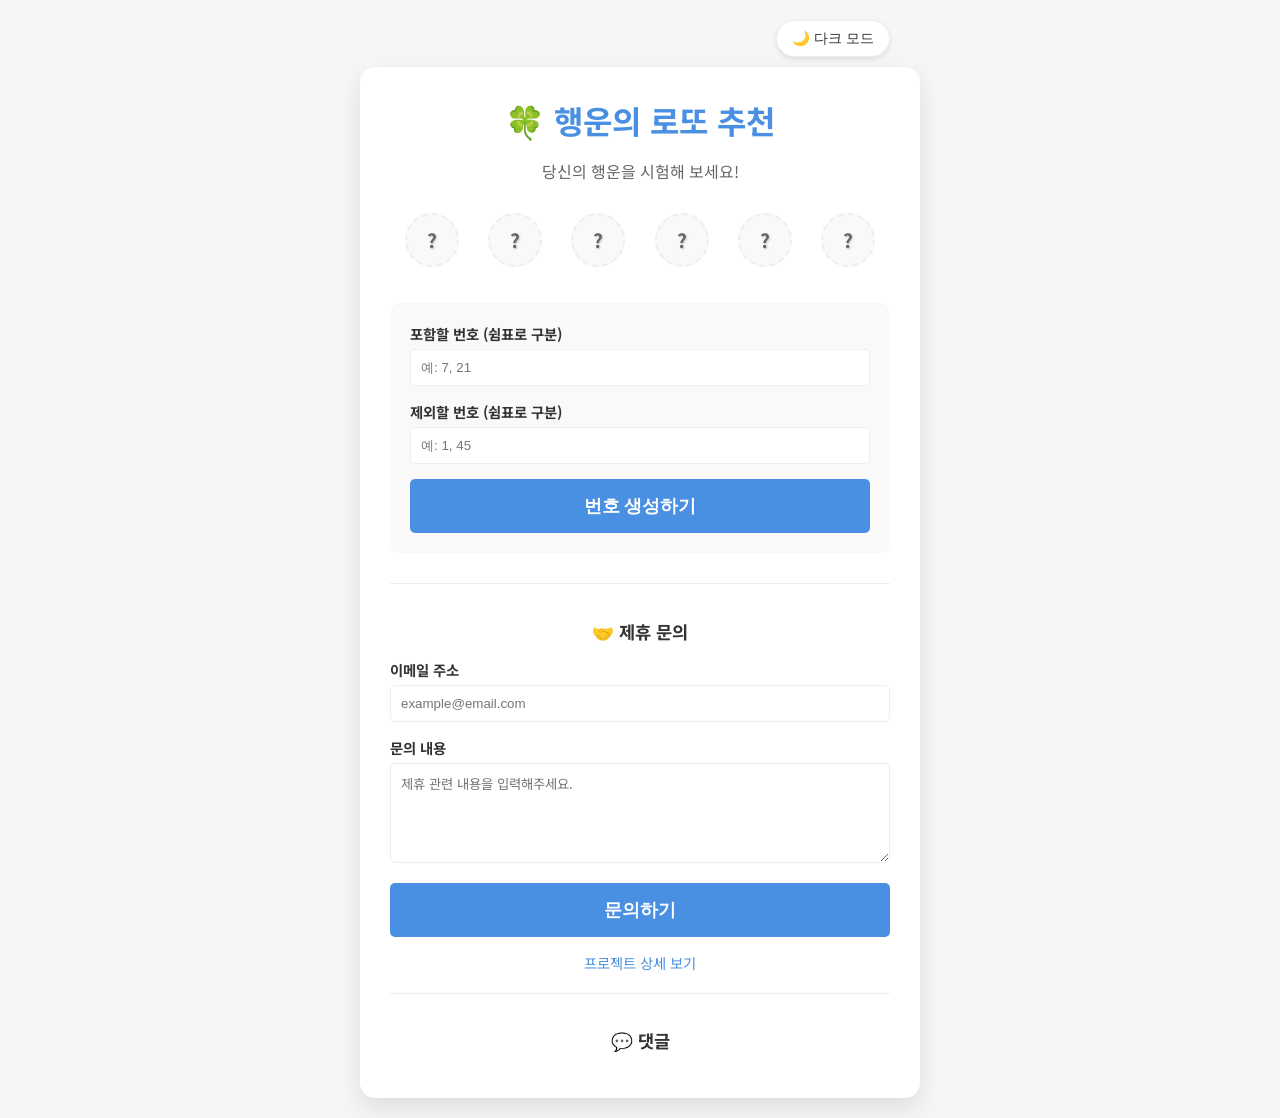
<file: index.html>
<!DOCTYPE html>

<html lang="ko">
<head>
    <!-- Google tag (gtag.js) -->
    <script async src="https://www.googletagmanager.com/gtag/js?id=G-FBT575WDEM"></script>
    <script>
      window.dataLayer = window.dataLayer || [];
      function gtag(){dataLayer.push(arguments);}
      gtag('js', new Date());

      gtag('config', 'G-FBT575WDEM');
    </script>
    <script type="text/javascript">
        (function(c,l,a,r,i,t,y){
            c[a]=c[a]||function(){(c[a].q=c[a].q||[]).push(arguments)};
            t=l.createElement(r);t.async=1;t.src="https://www.clarity.ms/tag/"+i;
            y=l.getElementsByTagName(r)[0];y.parentNode.insertBefore(t,y);
        })(window, document, "clarity", "script", "wgjdr9d1oy");
    </script>
    <meta charset="UTF-8">
    <meta name="viewport" content="width=device-width, initial-scale=1.0">
    <title>행운의 로또 번호 추천</title>
    <link rel="stylesheet" href="style.css">
    <script async src="https://pagead2.googlesyndication.com/pagead/js/adsbygoogle.js?client=ca-pub-5478789966622309"
     crossorigin="anonymous"></script>
</head>
<body>
    <div class="theme-toggle">
        <button id="theme-btn">🌙 다크 모드</button>
    </div>
    <div class="container">
        <header>
            <h1>🍀 행운의 로또 추천</h1>

            <p>당신의 행운을 시험해 보세요!</p>
        </header>

        <main>
            <div id="ball-container" class="ball-container">
                <div class="placeholder-ball">?</div>
                <div class="placeholder-ball">?</div>
                <div class="placeholder-ball">?</div>
                <div class="placeholder-ball">?</div>
                <div class="placeholder-ball">?</div>
                <div class="placeholder-ball">?</div>
            </div>

            <div class="controls">
                <div class="input-group">
                    <label for="include-nums">포함할 번호 (쉼표로 구분)</label>
                    <input type="text" id="include-nums" placeholder="예: 7, 21">
                </div>
                <div class="input-group">
                    <label for="exclude-nums">제외할 번호 (쉼표로 구분)</label>
                    <input type="text" id="exclude-nums" placeholder="예: 1, 45">
                </div>
                <button id="generate-btn" class="generate-btn">번호 생성하기</button>
            </div>

            <section class="contact-section">
                <h2>🤝 제휴 문의</h2>
                <form action="https://formspree.io/f/myklnryy" method="POST" class="contact-form">
                    <div class="input-group">
                        <label for="email">이메일 주소</label>
                        <input type="email" id="email" name="email" placeholder="example@email.com" required>
                    </div>
                    <div class="input-group">
                        <label for="message">문의 내용</label>
                        <textarea id="message" name="message" placeholder="제휴 관련 내용을 입력해주세요." required></textarea>
                    </div>
                    <button type="submit" class="generate-btn">문의하기</button>
                </form>
                <p class="form-link">
                    <a href="https://product-builder-lecture-9tm.pages.dev" target="_blank">프로젝트 상세 보기</a>
                </p>
            </section>

            <section class="comment-section">
                <h2>💬 댓글</h2>
                <div id="disqus_thread"></div>
                <script>
                    /**
                    *  RECOMMENDED CONFIGURATION VARIABLES: EDIT AND UNCOMMENT THE SECTION BELOW TO INSERT DYNAMIC VALUES FROM YOUR PLATFORM OR CMS.
                    *  LEARN WHY DEFINING THESE VARIABLES IS IMPORTANT: https://disqus.com/admin/universalcode/#configuration-variables    */
                    /*
                    var disqus_config = function () {
                    this.page.url = PAGE_URL;  // Replace PAGE_URL with your page's canonical URL variable
                    this.page.identifier = PAGE_IDENTIFIER; // Replace PAGE_IDENTIFIER with your page's unique identifier variable
                    };
                    */
                    (function() { // DON'T EDIT BELOW THIS LINE
                    var d = document, s = d.createElement('script');
                    s.src = 'https://product-builder-ewjecgrhyq.disqus.com/embed.js';
                    s.setAttribute('data-timestamp', +new Date());
                    (d.head || d.body).appendChild(s);
                    })();
                </script>
                <noscript>Please enable JavaScript to view the <a href="https://disqus.com/?ref_noscript">comments powered by Disqus.</a></noscript>
            </section>
        </main>
    </div>
    <script src="script.js"></script>
    <script id="dsq-count-scr" src="//product-builder-ewjecgrhyq.disqus.com/count.js" async></script>
</body>
</html>
</file>
<file: style.css>
@import url('https://fonts.googleapis.com/css2?family=Noto+Sans+KR:wght@400;700&display=swap');

:root {
    --bg-color: #f4f7f6;
    --container-bg: #ffffff;
    --text-color: #333;
    --muted-text: #666;
    --primary-color: #4a90e2;
    --secondary-color: #f39c12;
    --danger-color: #e74c3c;
    --border-color: #eee;
    --input-bg: #f9f9f9;
    --ball-size: 50px;
    
    /* Lotto Ball Colors */
    --color-1-10: #fbc400;
    --color-11-20: #69c8f2;
    --color-21-30: #ff7272;
    --color-31-40: #aaaaaa;
    --color-41-45: #b0d840;
}

body.dark-mode {
    --bg-color: #1a1a1a;
    --container-bg: #2d2d2d;
    --text-color: #e0e0e0;
    --muted-text: #aaa;
    --primary-color: #64b5f6;
    --border-color: #444;
    --input-bg: #3d3d3d;
}

body {
    font-family: 'Noto Sans KR', sans-serif;
    background-color: var(--bg-color);
    color: var(--text-color);
    margin: 0;
    display: flex;
    flex-direction: column;
    align-items: center;
    padding: 20px;
    transition: background-color 0.3s, color 0.3s;
}

.theme-toggle {
    width: 100%;
    max-width: 500px;
    display: flex;
    justify-content: flex-end;
    margin-bottom: 10px;
}

#theme-btn {
    background: var(--container-bg);
    border: 1px solid var(--border-color);
    color: var(--text-color);
    padding: 8px 15px;
    border-radius: 20px;
    cursor: pointer;
    font-size: 0.9rem;
    box-shadow: 0 2px 5px rgba(0,0,0,0.1);
    transition: all 0.3s;
}

#theme-btn:hover {
    transform: translateY(-2px);
    box-shadow: 0 4px 8px rgba(0,0,0,0.15);
}

.container {
    background: var(--container-bg);
    padding: 30px;
    border-radius: 15px;
    box-shadow: 0 10px 25px rgba(0,0,0,0.1);
    width: 100%;
    max-width: 500px;
    text-align: center;
    transition: background-color 0.3s, box-shadow 0.3s;
}

header h1 {
    margin: 0 0 10px;
    color: var(--primary-color);
}

header p {
    color: var(--muted-text);
    margin-bottom: 30px;
}

.ball-container {
    display: flex;
    justify-content: space-around;
    margin-bottom: 30px;
    min-height: 60px;
}

.ball, .placeholder-ball {
    width: var(--ball-size);
    height: var(--ball-size);
    border-radius: 50%;
    display: flex;
    align-items: center;
    justify-content: center;
    font-weight: bold;
    font-size: 1.2rem;
    color: white;
    text-shadow: 1px 1px 2px rgba(0,0,0,0.2);
    box-shadow: inset -3px -3px 5px rgba(0,0,0,0.2), 2px 2px 5px rgba(0,0,0,0.1);
    transition: transform 0.3s ease;
}

.ball:hover {
    transform: scale(1.1);
}

.placeholder-ball {
    background-color: var(--input-bg);
    color: var(--muted-text);
    box-shadow: none;
    border: 2px dashed var(--border-color);
}

/* Ball color ranges */
.ball.range-10 { background-color: var(--color-1-10); }
.ball.range-20 { background-color: var(--color-11-20); }
.ball.range-30 { background-color: var(--color-21-30); }
.ball.range-40 { background-color: var(--color-31-40); }
.ball.range-45 { background-color: var(--color-41-45); }

.controls {
    display: flex;
    flex-direction: column;
    gap: 15px;
    margin-bottom: 30px;
    padding: 20px;
    background: var(--input-bg);
    border-radius: 10px;
}

.input-group {
    text-align: left;
}

.input-group label {
    display: block;
    font-size: 0.9rem;
    margin-bottom: 5px;
    font-weight: bold;
}

.input-group input {
    width: 100%;
    padding: 10px;
    background-color: var(--container-bg);
    color: var(--text-color);
    border: 1px solid var(--border-color);
    border-radius: 5px;
    box-sizing: border-box;
}

.generate-btn {
    background-color: var(--primary-color);
    color: white;
    border: none;
    padding: 15px;
    border-radius: 5px;
    font-size: 1.1rem;
    font-weight: bold;
    cursor: pointer;
    transition: background 0.3s;
}

.generate-btn:hover {
    filter: brightness(1.1);
}

.history-section {
    border-top: 1px solid var(--border-color);
    padding-top: 20px;
}

.history-section h2 {
    font-size: 1.1rem;
    margin-bottom: 15px;
}

#history-list {
    list-style: none;
    padding: 0;
    max-height: 200px;
    overflow-y: auto;
    margin-bottom: 15px;
}

.history-item {
    background: var(--input-bg);
    margin-bottom: 8px;
    padding: 10px;
    border-radius: 5px;
    display: flex;
    justify-content: center;
    gap: 5px;
    animation: fadeIn 0.5s ease;
}

.history-ball {
    width: 24px;
    height: 24px;
    font-size: 0.8rem;
    border-radius: 50%;
    display: flex;
    align-items: center;
    justify-content: center;
    color: white;
}

.clear-btn {
    background: none;
    border: none;
    color: var(--muted-text);
    cursor: pointer;
    text-decoration: underline;
    font-size: 0.8rem;
}

.clear-btn:hover {
    color: var(--danger-color);
}

.contact-section, .comment-section {
    border-top: 1px solid var(--border-color);
    padding-top: 20px;
    margin-top: 20px;
}

.contact-section h2, .comment-section h2 {
    font-size: 1.1rem;
    margin-bottom: 15px;
}

.contact-form {
    display: flex;
    flex-direction: column;
    gap: 15px;
    text-align: left;
}

.contact-form textarea {
    width: 100%;
    padding: 10px;
    background-color: var(--container-bg);
    color: var(--text-color);
    border: 1px solid var(--border-color);
    border-radius: 5px;
    box-sizing: border-box;
    min-height: 100px;
    resize: vertical;
    font-family: inherit;
}

.form-link {
    margin-top: 15px;
    font-size: 0.9rem;
}

.form-link a {
    color: var(--primary-color);
    text-decoration: none;
}

.form-link a:hover {
    text-decoration: underline;
}

@keyframes fadeIn {
    from { opacity: 0; transform: translateY(-10px); }
    to { opacity: 1; transform: translateY(0); }
}
</file>
